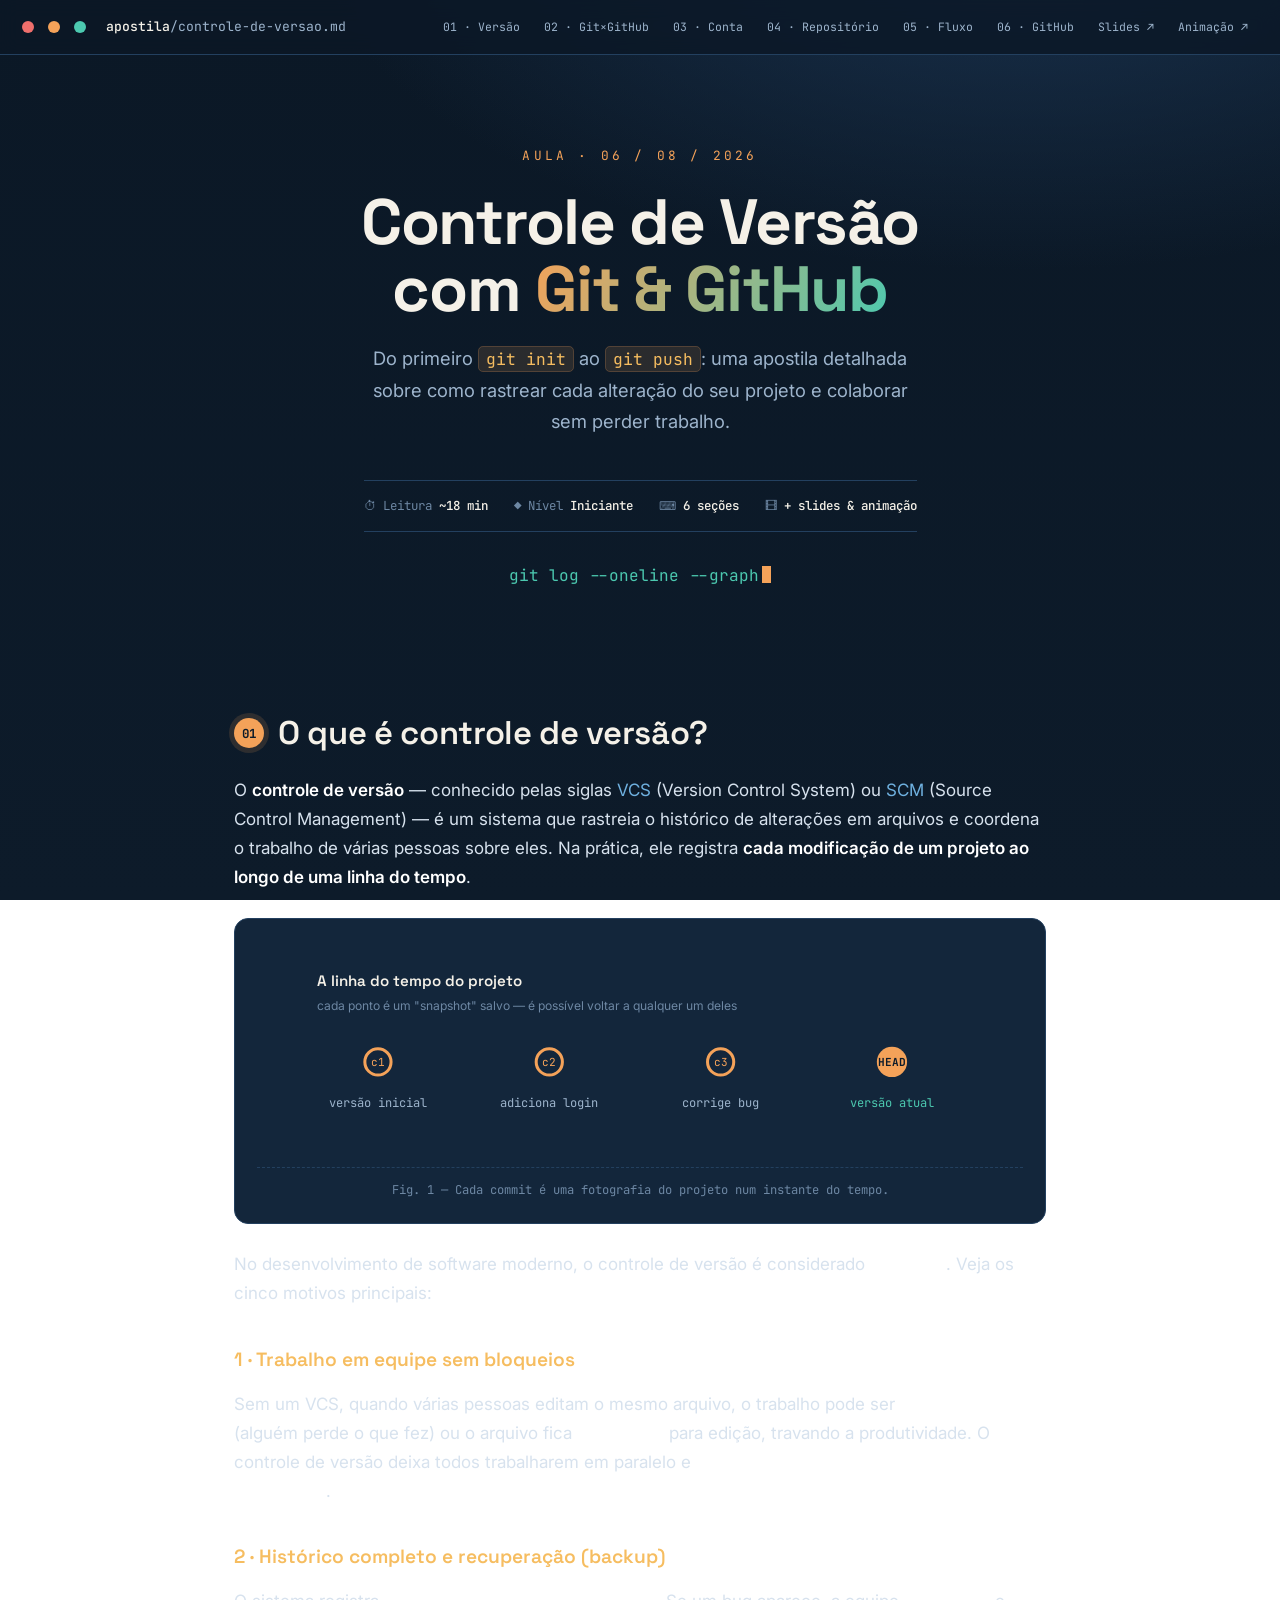
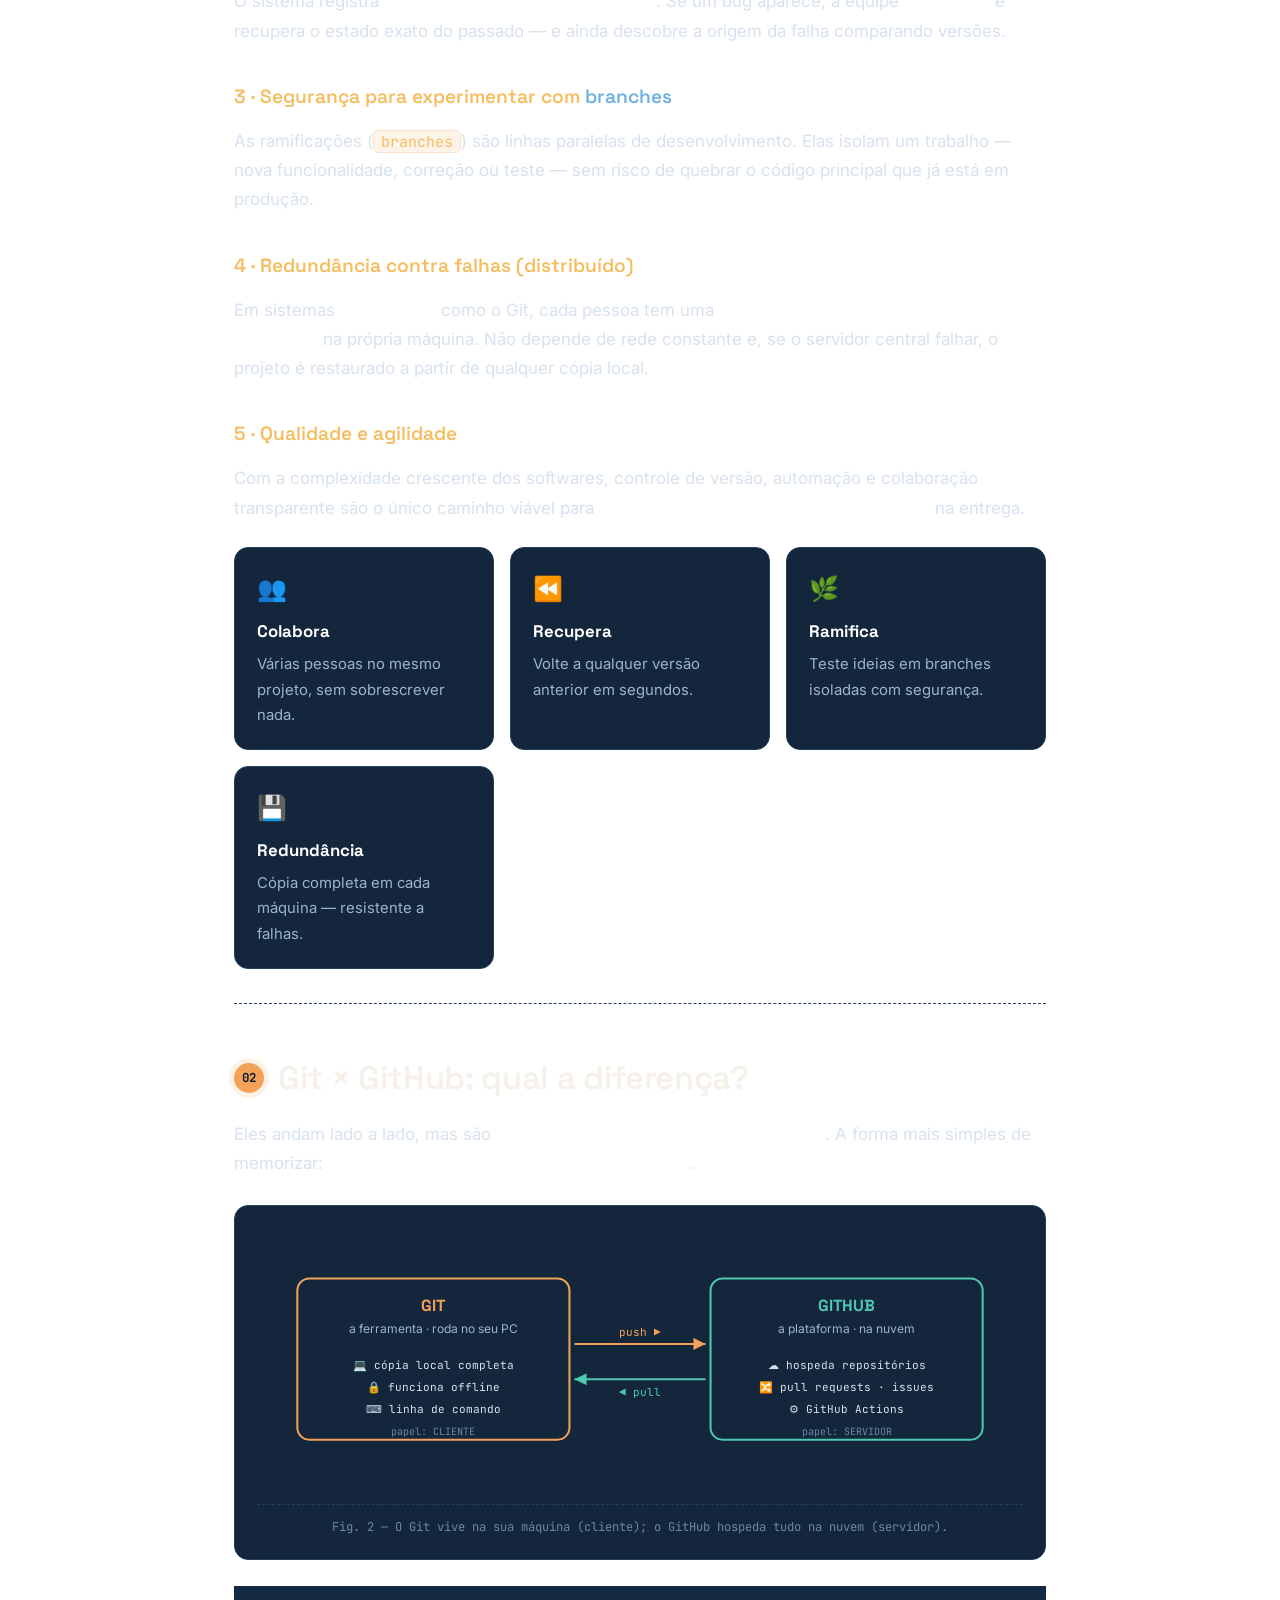
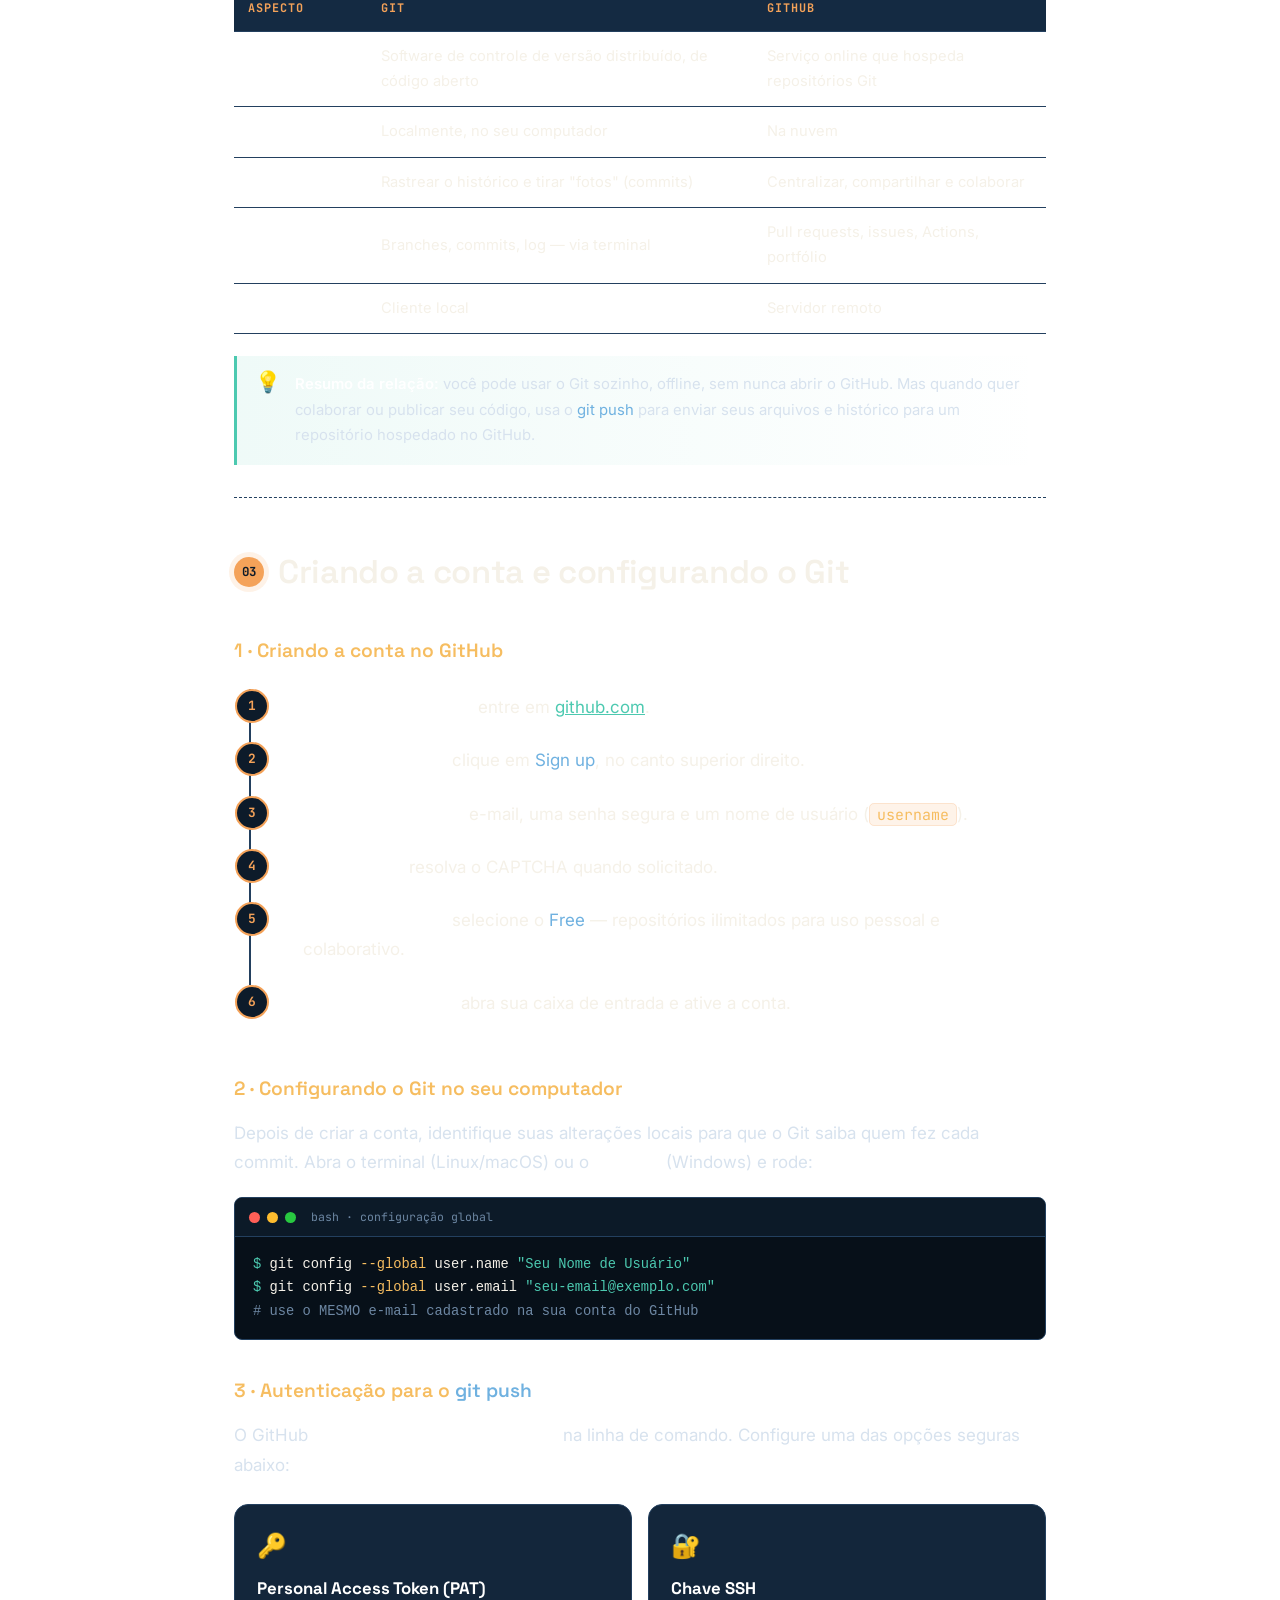
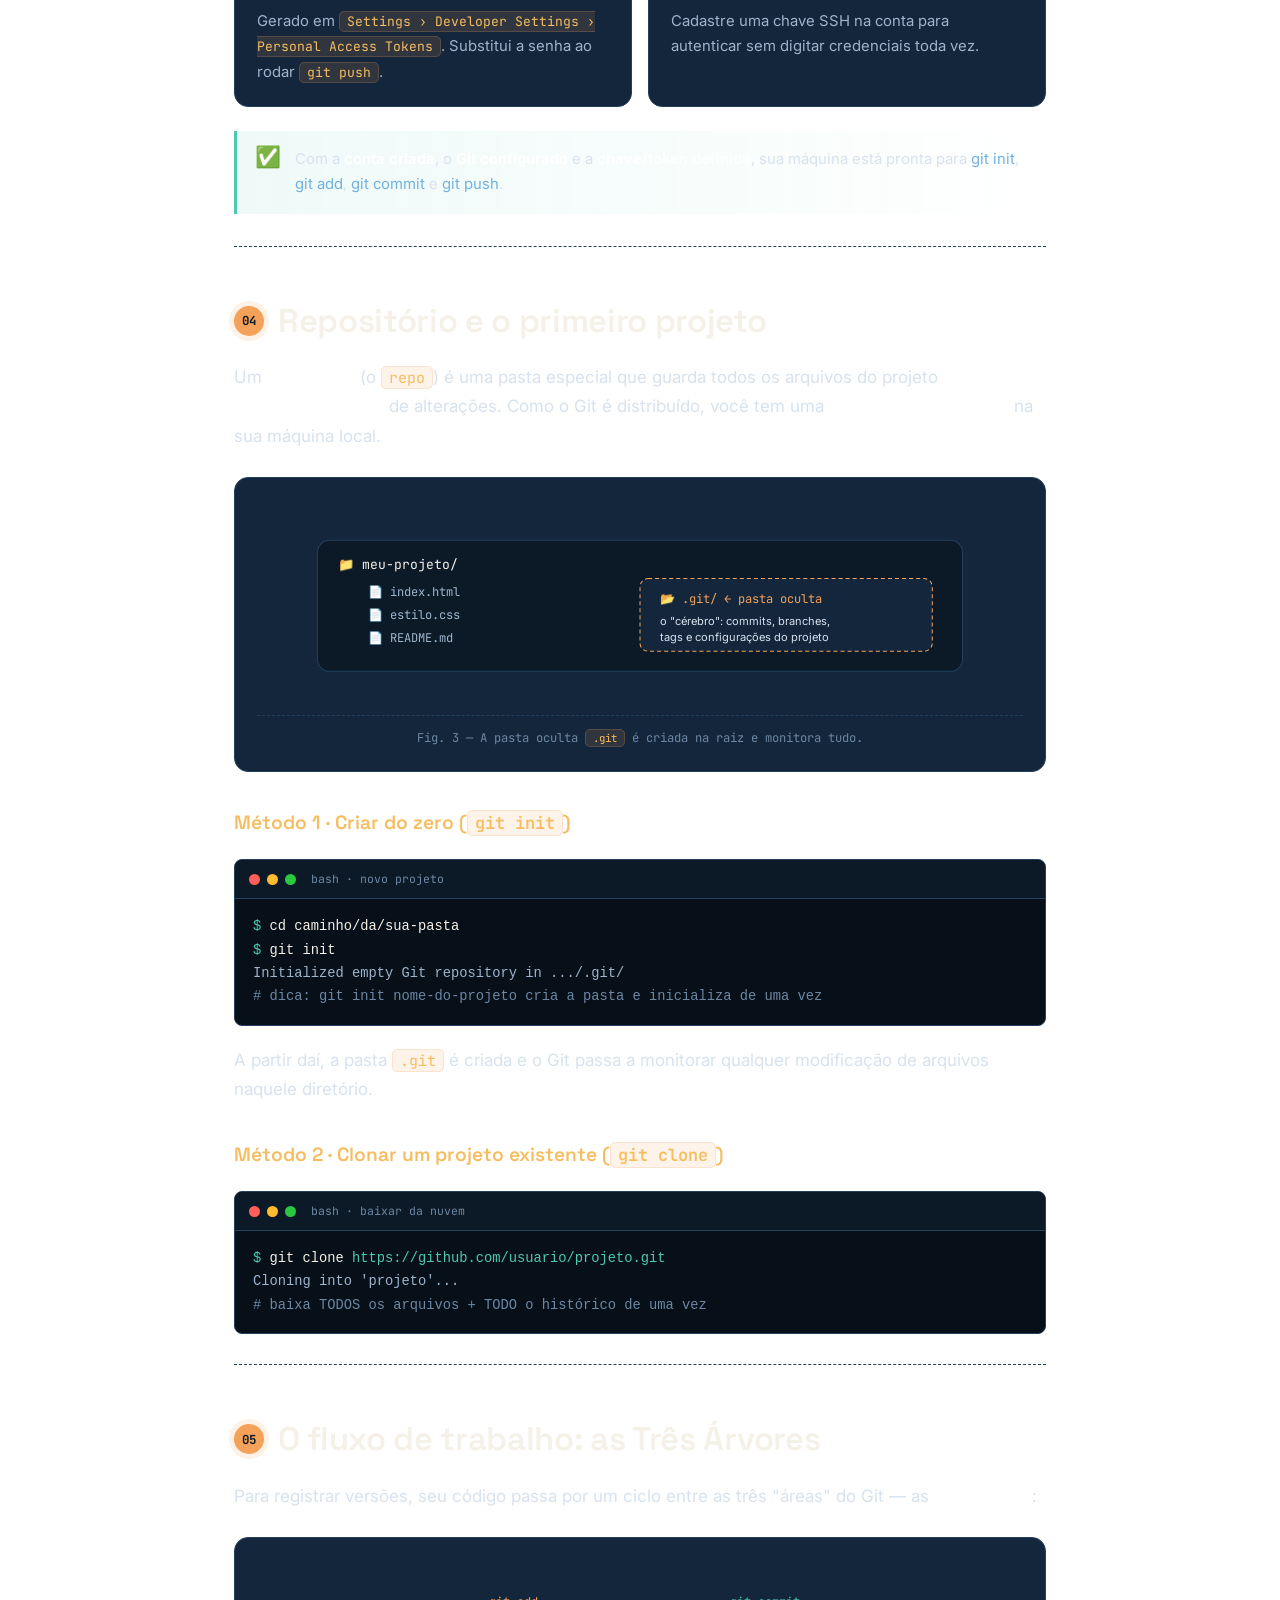
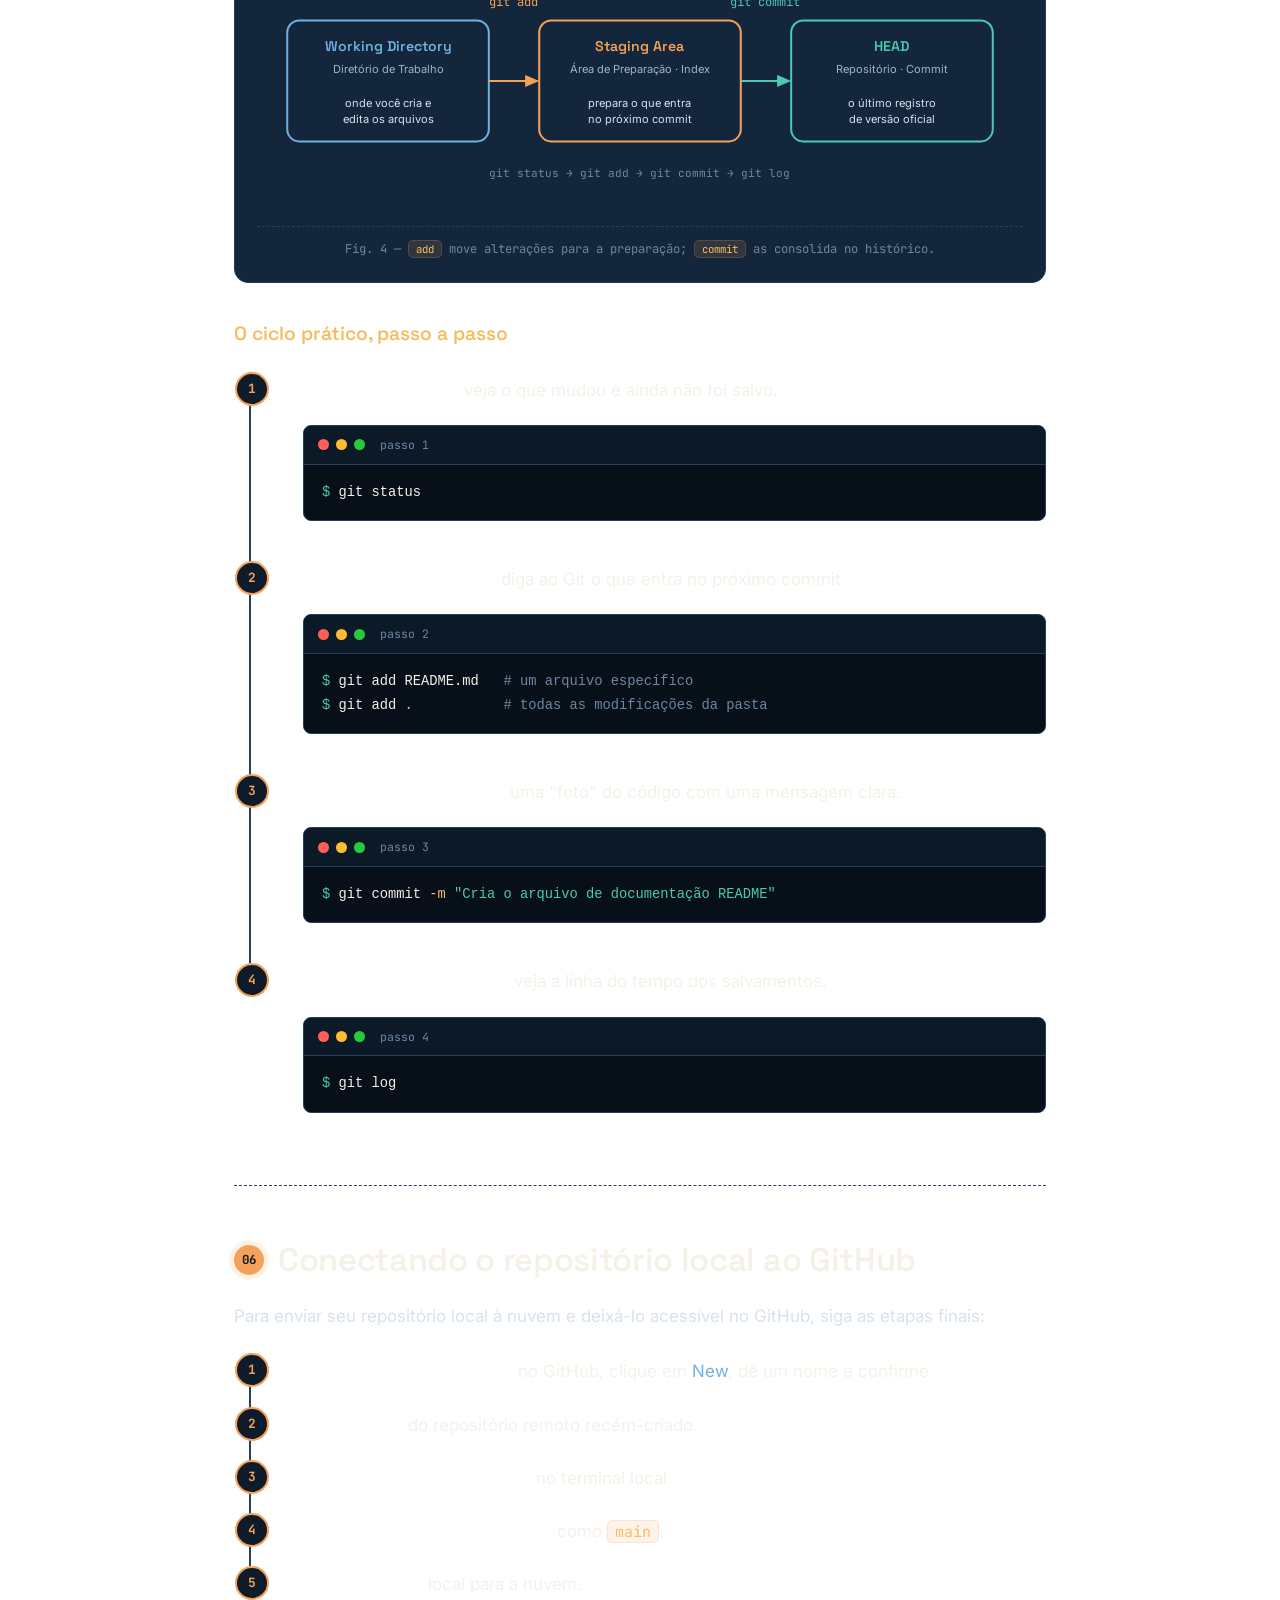
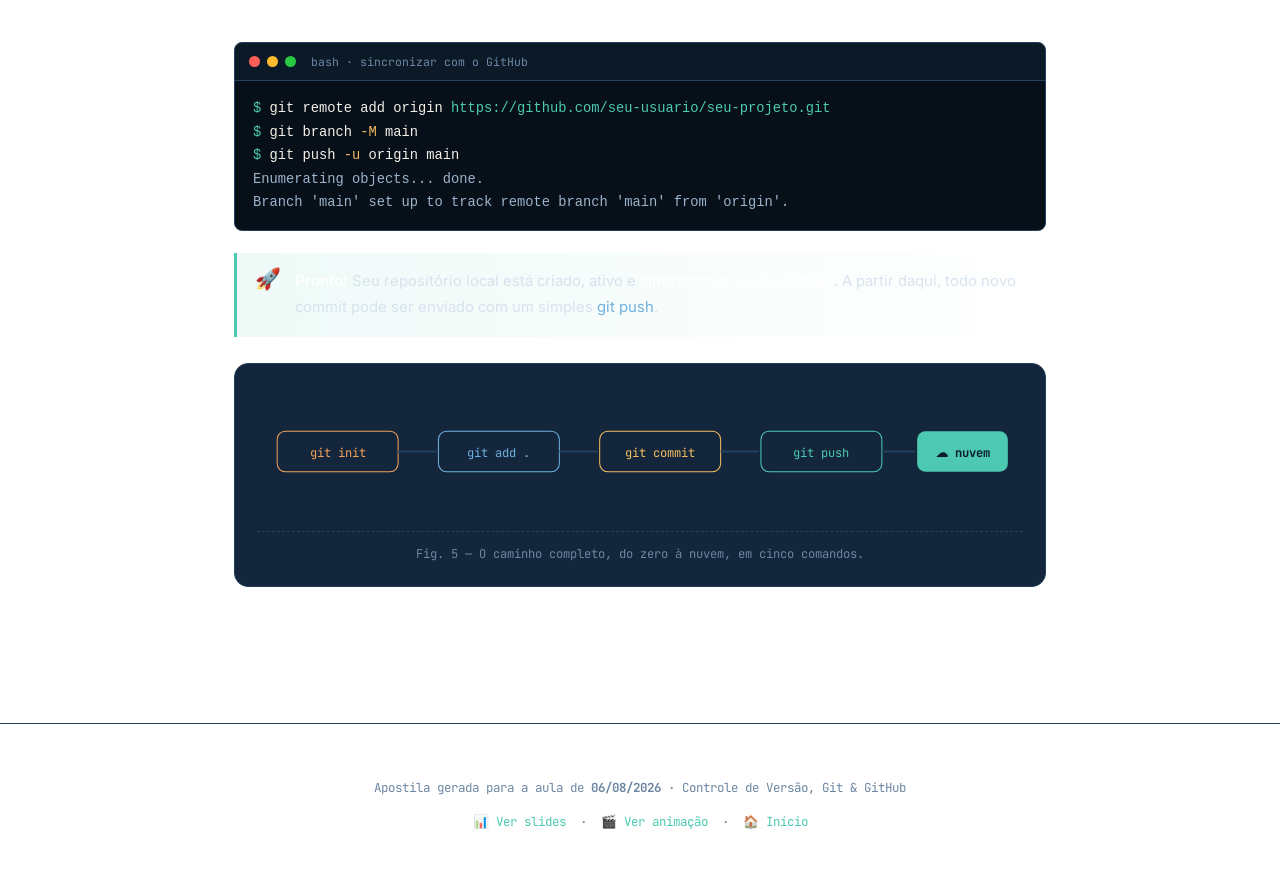
<file: apostila-git/apostila-git/index.html>
<!DOCTYPE html>
<html lang="pt-BR">
<head>
<meta charset="UTF-8">
<meta name="viewport" content="width=device-width, initial-scale=1.0">
<title>Apostila — Controle de Versão, Git & GitHub</title>
<meta name="description" content="Apostila detalhada sobre controle de versão, diferenças entre Git e GitHub, criação de conta, repositórios e o fluxo de trabalho das Três Árvores.">
<link rel="stylesheet" href="css/estilo.css">
</head>
<body>

<div id="progresso"></div>

<header class="topbar">
  <span class="dot r"></span><span class="dot y"></span><span class="dot g"></span>
  <span class="titulo"><b>apostila</b>/controle-de-versao.md</span>
  <nav>
    <a href="#intro">01 · Versão</a>
    <a href="#gitgithub">02 · Git×GitHub</a>
    <a href="#conta">03 · Conta</a>
    <a href="#repo">04 · Repositório</a>
    <a href="#fluxo">05 · Fluxo</a>
    <a href="#nuvem">06 · GitHub</a>
    <a href="slides.html">Slides ↗</a>
    <a href="animacao.html">Animação ↗</a>
  </nav>
</header>

<!-- ===================== HERO ===================== -->
<section class="hero">
  <div class="eyebrow">Aula · 06 / 08 / 2026</div>
  <h1>Controle de Versão<br>com <span class="grad">Git &amp; GitHub</span></h1>
  <p class="sub">Do primeiro <span class="kw">git init</span> ao <span class="kw">git push</span>: uma apostila
     detalhada sobre como rastrear cada alteração do seu projeto e colaborar sem perder trabalho.</p>
  <div class="meta">
    <span>⏱ Leitura <b>~18 min</b></span>
    <span>◆ Nível <b>Iniciante</b></span>
    <span>⌨ <b>6 seções</b></span>
    <span>🎞 <b>+ slides &amp; animação</b></span>
  </div>
  <div class="prompt">git log --oneline --graph<span class="cursor"></span></div>
</section>

<main class="wrap">

  <!-- ============ 01 · CONTROLE DE VERSÃO ============ -->
  <section class="secao reveal" id="intro">
    <div class="marco"><span class="n">01</span><h2>O que é controle de versão?</h2></div>
    <p>O <strong>controle de versão</strong> — conhecido pelas siglas <em>VCS</em> (Version Control System)
       ou <em>SCM</em> (Source Control Management) — é um sistema que rastreia o histórico de alterações em
       arquivos e coordena o trabalho de várias pessoas sobre eles. Na prática, ele registra
       <strong>cada modificação de um projeto ao longo de uma linha do tempo</strong>.</p>

    <figure class="fig">
      <svg viewBox="0 0 760 210" xmlns="http://www.w3.org/2000/svg" role="img" aria-label="Linha do tempo de commits">
        <defs>
          <linearGradient id="railg" x1="0" x2="1">
            <stop offset="0" stop-color="#f4a259"/><stop offset="1" stop-color="#4cc9b0"/>
          </linearGradient>
        </defs>
        <line x1="60" y1="120" x2="700" y2="120" stroke="url(#railg)" stroke-width="4"/>
        <!-- commits -->
        <g font-family="'JetBrains Mono',monospace" font-size="12" fill="#9db4cc" text-anchor="middle">
          <circle cx="120" cy="120" r="13" fill="#13263b" stroke="#f4a259" stroke-width="3"/>
          <text x="120" y="124" fill="#f4a259" font-size="11">c1</text>
          <text x="120" y="165">versão inicial</text>
          <circle cx="290" cy="120" r="13" fill="#13263b" stroke="#f4a259" stroke-width="3"/>
          <text x="290" y="124" fill="#f4a259" font-size="11">c2</text>
          <text x="290" y="165">adiciona login</text>
          <circle cx="460" cy="120" r="13" fill="#13263b" stroke="#f4a259" stroke-width="3"/>
          <text x="460" y="124" fill="#f4a259" font-size="11">c3</text>
          <text x="460" y="165">corrige bug</text>
          <circle cx="630" cy="120" r="15" fill="#f4a259"/>
          <text x="630" y="124" fill="#0d1b2a" font-size="11" font-weight="700">HEAD</text>
          <text x="630" y="165" fill="#4cc9b0">versão atual</text>
        </g>
        <text x="60" y="45" font-family="'Space Grotesk',sans-serif" font-size="15" fill="#f5f1e8" font-weight="600">A linha do tempo do projeto</text>
        <text x="60" y="68" font-family="Inter,sans-serif" font-size="12" fill="#6d87a3">cada ponto é um "snapshot" salvo — é possível voltar a qualquer um deles</text>
      </svg>
      <figcaption>Fig. 1 — Cada commit é uma fotografia do projeto num instante do tempo.</figcaption>
    </figure>

    <p>No desenvolvimento de software moderno, o controle de versão é considerado <strong>essencial</strong>.
       Veja os cinco motivos principais:</p>

    <h3>1 · Trabalho em equipe sem bloqueios</h3>
    <p>Sem um VCS, quando várias pessoas editam o mesmo arquivo, o trabalho pode ser
       <strong>sobrescrito</strong> (alguém perde o que fez) ou o arquivo fica <strong>bloqueado</strong>
       para edição, travando a produtividade. O controle de versão deixa todos trabalharem em paralelo e
       <strong>combina as alterações de forma organizada</strong>.</p>

    <h3>2 · Histórico completo e recuperação (backup)</h3>
    <p>O sistema registra <strong>o que mudou, quando e por quem</strong>. Se um bug aparece, a equipe
       <strong>volta atrás</strong> e recupera o estado exato do passado — e ainda descobre a origem da falha
       comparando versões.</p>

    <h3>3 · Segurança para experimentar com <em>branches</em></h3>
    <p>As ramificações (<span class="kw">branches</span>) são linhas paralelas de desenvolvimento. Elas
       isolam um trabalho — nova funcionalidade, correção ou teste — sem risco de quebrar o código principal
       que já está em produção.</p>

    <h3>4 · Redundância contra falhas (distribuído)</h3>
    <p>Em sistemas <strong>distribuídos</strong> como o Git, cada pessoa tem uma <strong>cópia completa do
       repositório com todo o histórico</strong> na própria máquina. Não depende de rede constante e, se o
       servidor central falhar, o projeto é restaurado a partir de qualquer cópia local.</p>

    <h3>5 · Qualidade e agilidade</h3>
    <p>Com a complexidade crescente dos softwares, controle de versão, automação e colaboração transparente
       são o único caminho viável para <strong>garantir qualidade, agilidade e eficiência</strong> na entrega.</p>

    <div class="grid c2">
      <div class="card"><span class="ico">👥</span><h4>Colabora</h4><p>Várias pessoas no mesmo projeto, sem sobrescrever nada.</p></div>
      <div class="card"><span class="ico">⏪</span><h4>Recupera</h4><p>Volte a qualquer versão anterior em segundos.</p></div>
      <div class="card"><span class="ico">🌿</span><h4>Ramifica</h4><p>Teste ideias em branches isoladas com segurança.</p></div>
      <div class="card"><span class="ico">💾</span><h4>Redundância</h4><p>Cópia completa em cada máquina — resistente a falhas.</p></div>
    </div>
  </section>

  <!-- ============ 02 · GIT × GITHUB ============ -->
  <section class="secao reveal" id="gitgithub">
    <div class="marco"><span class="n">02</span><h2>Git &times; GitHub: qual a diferença?</h2></div>
    <p>Eles andam lado a lado, mas são <strong>ferramentas distintas e complementares</strong>. A forma mais
       simples de memorizar: <strong>o Git é a ferramenta; o GitHub é a plataforma</strong>.</p>

    <figure class="fig">
      <svg viewBox="0 0 760 260" xmlns="http://www.w3.org/2000/svg" role="img" aria-label="Git como cliente local e GitHub como servidor remoto">
        <!-- máquina local -->
        <rect x="40" y="50" width="270" height="160" rx="12" fill="#13263b" stroke="#f4a259" stroke-width="2"/>
        <text x="175" y="82" text-anchor="middle" font-family="'Space Grotesk',sans-serif" font-size="16" fill="#f4a259" font-weight="700">GIT</text>
        <text x="175" y="104" text-anchor="middle" font-family="Inter,sans-serif" font-size="12" fill="#9db4cc">a ferramenta · roda no seu PC</text>
        <g font-family="'JetBrains Mono',monospace" font-size="11" fill="#d7e2ee" text-anchor="middle">
          <text x="175" y="140">💻 cópia local completa</text>
          <text x="175" y="162">🔒 funciona offline</text>
          <text x="175" y="184">⌨ linha de comando</text>
        </g>
        <text x="175" y="205" text-anchor="middle" font-size="10" font-family="'JetBrains Mono',monospace" fill="#6d87a3">papel: CLIENTE</text>

        <!-- servidor remoto -->
        <rect x="450" y="50" width="270" height="160" rx="12" fill="#13263b" stroke="#4cc9b0" stroke-width="2"/>
        <text x="585" y="82" text-anchor="middle" font-family="'Space Grotesk',sans-serif" font-size="16" fill="#4cc9b0" font-weight="700">GITHUB</text>
        <text x="585" y="104" text-anchor="middle" font-family="Inter,sans-serif" font-size="12" fill="#9db4cc">a plataforma · na nuvem</text>
        <g font-family="'JetBrains Mono',monospace" font-size="11" fill="#d7e2ee" text-anchor="middle">
          <text x="585" y="140">☁ hospeda repositórios</text>
          <text x="585" y="162">🔀 pull requests · issues</text>
          <text x="585" y="184">⚙ GitHub Actions</text>
        </g>
        <text x="585" y="205" text-anchor="middle" font-size="10" font-family="'JetBrains Mono',monospace" fill="#6d87a3">papel: SERVIDOR</text>

        <!-- setas push/pull -->
        <g font-family="'JetBrains Mono',monospace" font-size="11">
          <line x1="315" y1="115" x2="445" y2="115" stroke="#f4a259" stroke-width="2" marker-end="url(#ar)"/>
          <text x="380" y="107" text-anchor="middle" fill="#f4a259">push ▶</text>
          <line x1="445" y1="150" x2="315" y2="150" stroke="#4cc9b0" stroke-width="2" marker-end="url(#ar2)"/>
          <text x="380" y="167" text-anchor="middle" fill="#4cc9b0">◀ pull</text>
        </g>
        <defs>
          <marker id="ar" markerWidth="8" markerHeight="8" refX="6" refY="3" orient="auto"><path d="M0,0 L6,3 L0,6 Z" fill="#f4a259"/></marker>
          <marker id="ar2" markerWidth="8" markerHeight="8" refX="6" refY="3" orient="auto"><path d="M0,0 L6,3 L0,6 Z" fill="#4cc9b0"/></marker>
        </defs>
      </svg>
      <figcaption>Fig. 2 — O Git vive na sua máquina (cliente); o GitHub hospeda tudo na nuvem (servidor).</figcaption>
    </figure>

    <table class="tabela">
      <thead><tr><th>Aspecto</th><th>Git</th><th>GitHub</th></tr></thead>
      <tbody>
        <tr><td>O que é</td><td>Software de controle de versão distribuído, de código aberto</td><td>Serviço online que hospeda repositórios Git</td></tr>
        <tr><td>Onde roda</td><td>Localmente, no seu computador</td><td>Na nuvem</td></tr>
        <tr><td>Função</td><td>Rastrear o histórico e tirar "fotos" (commits)</td><td>Centralizar, compartilhar e colaborar</td></tr>
        <tr><td>Recursos extras</td><td>Branches, commits, log — via terminal</td><td>Pull requests, issues, Actions, portfólio</td></tr>
        <tr><td>Papel</td><td>Cliente local</td><td>Servidor remoto</td></tr>
      </tbody>
    </table>

    <div class="nota">
      <span class="b">💡</span>
      <p><strong>Resumo da relação:</strong> você pode usar o Git sozinho, offline, sem nunca abrir o GitHub.
         Mas quando quer colaborar ou publicar seu código, usa o <em>git push</em> para enviar seus arquivos e
         histórico para um repositório hospedado no GitHub.</p>
    </div>
  </section>

  <!-- ============ 03 · CONTA E CONFIGURAÇÃO ============ -->
  <section class="secao reveal" id="conta">
    <div class="marco"><span class="n">03</span><h2>Criando a conta e configurando o Git</h2></div>

    <h3>1 · Criando a conta no GitHub</h3>
    <ol class="passos">
      <li><b>Acesse o site oficial:</b> entre em <a href="https://github.com" target="_blank" rel="noopener">github.com</a>.</li>
      <li><b>Inicie a inscrição:</b> clique em <em>Sign up</em>, no canto superior direito.</li>
      <li><b>Preencha os dados:</b> e-mail, uma senha segura e um nome de usuário (<span class="kw">username</span>).</li>
      <li><b>Verificação:</b> resolva o CAPTCHA quando solicitado.</li>
      <li><b>Escolha do plano:</b> selecione o <em>Free</em> — repositórios ilimitados para uso pessoal e colaborativo.</li>
      <li><b>Confirme o e-mail:</b> abra sua caixa de entrada e ative a conta.</li>
    </ol>

    <h3>2 · Configurando o Git no seu computador</h3>
    <p>Depois de criar a conta, identifique suas alterações locais para que o Git saiba quem fez cada commit.
       Abra o terminal (Linux/macOS) ou o <strong>Git Bash</strong> (Windows) e rode:</p>

    <div class="term">
      <div class="bar"><i class="r"></i><i class="y"></i><i class="g"></i><span>bash · configuração global</span></div>
<pre><span class="cmd">git config <span class="fl">--global</span> user.name <span class="hl">"Seu Nome de Usuário"</span></span>
<span class="cmd">git config <span class="fl">--global</span> user.email <span class="hl">"seu-email@exemplo.com"</span></span>
<span class="cm"># use o MESMO e-mail cadastrado na sua conta do GitHub</span></pre>
    </div>

    <h3>3 · Autenticação para o <em>git push</em></h3>
    <p>O GitHub <strong>não aceita senhas tradicionais</strong> na linha de comando. Configure uma das opções
       seguras abaixo:</p>
    <div class="grid c2">
      <div class="card"><span class="ico">🔑</span><h4>Personal Access Token (PAT)</h4>
        <p>Gerado em <span class="kw">Settings › Developer Settings › Personal Access Tokens</span>. Substitui a senha ao rodar <span class="kw">git push</span>.</p></div>
      <div class="card"><span class="ico">🔐</span><h4>Chave SSH</h4>
        <p>Cadastre uma chave SSH na conta para autenticar sem digitar credenciais toda vez.</p></div>
    </div>

    <div class="nota">
      <span class="b">✅</span>
      <p>Com a <strong>conta criada</strong>, o <strong>Git configurado</strong> e a <strong>chave/token
         definida</strong>, sua máquina está pronta para <em>git init</em>, <em>git add</em>,
         <em>git commit</em> e <em>git push</em>.</p>
    </div>
  </section>

  <!-- ============ 04 · REPOSITÓRIO ============ -->
  <section class="secao reveal" id="repo">
    <div class="marco"><span class="n">04</span><h2>Repositório e o primeiro projeto</h2></div>
    <p>Um <strong>repositório</strong> (o <span class="kw">repo</span>) é uma pasta especial que guarda todos
       os arquivos do projeto <strong>mais o histórico completo</strong> de alterações. Como o Git é
       distribuído, você tem uma <strong>cópia idêntica de tudo</strong> na sua máquina local.</p>

    <figure class="fig">
      <svg viewBox="0 0 760 200" xmlns="http://www.w3.org/2000/svg" role="img" aria-label="Estrutura de um repositório com a pasta .git">
        <rect x="60" y="40" width="640" height="130" rx="12" fill="#0c1a28" stroke="#23405f"/>
        <text x="80" y="68" font-family="'JetBrains Mono',monospace" font-size="13" fill="#f5f1e8">📁 meu-projeto/</text>
        <g font-family="'JetBrains Mono',monospace" font-size="12" fill="#9db4cc">
          <text x="110" y="95">📄 index.html</text>
          <text x="110" y="118">📄 estilo.css</text>
          <text x="110" y="141">📄 README.md</text>
        </g>
        <rect x="380" y="78" width="290" height="72" rx="8" fill="#13263b" stroke="#f4a259" stroke-dasharray="4 3"/>
        <text x="400" y="102" font-family="'JetBrains Mono',monospace" font-size="12" fill="#f4a259">📂 .git/  ← pasta oculta</text>
        <text x="400" y="124" font-family="Inter,sans-serif" font-size="11" fill="#d7e2ee">o "cérebro": commits, branches,</text>
        <text x="400" y="140" font-family="Inter,sans-serif" font-size="11" fill="#d7e2ee">tags e configurações do projeto</text>
      </svg>
      <figcaption>Fig. 3 — A pasta oculta <span class="kw">.git</span> é criada na raiz e monitora tudo.</figcaption>
    </figure>

    <h3>Método 1 · Criar do zero (<span class="kw">git init</span>)</h3>
    <div class="term">
      <div class="bar"><i class="r"></i><i class="y"></i><i class="g"></i><span>bash · novo projeto</span></div>
<pre><span class="cmd">cd caminho/da/sua-pasta</span>
<span class="cmd">git init</span>
<span class="out">Initialized empty Git repository in .../.git/</span>
<span class="cm"># dica: git init nome-do-projeto cria a pasta e inicializa de uma vez</span></pre>
    </div>
    <p>A partir daí, a pasta <span class="kw">.git</span> é criada e o Git passa a monitorar qualquer
       modificação de arquivos naquele diretório.</p>

    <h3>Método 2 · Clonar um projeto existente (<span class="kw">git clone</span>)</h3>
    <div class="term">
      <div class="bar"><i class="r"></i><i class="y"></i><i class="g"></i><span>bash · baixar da nuvem</span></div>
<pre><span class="cmd">git clone <span class="hl">https://github.com/usuario/projeto.git</span></span>
<span class="out">Cloning into 'projeto'...</span>
<span class="cm"># baixa TODOS os arquivos + TODO o histórico de uma vez</span></pre>
    </div>
  </section>

  <!-- ============ 05 · FLUXO / TRÊS ÁRVORES ============ -->
  <section class="secao reveal" id="fluxo">
    <div class="marco"><span class="n">05</span><h2>O fluxo de trabalho: as Três Árvores</h2></div>
    <p>Para registrar versões, seu código passa por um ciclo entre as três "áreas" do Git — as
       <strong>Three Trees</strong>:</p>

    <figure class="fig">
      <svg viewBox="0 0 760 250" xmlns="http://www.w3.org/2000/svg" role="img" aria-label="As três árvores do Git">
        <!-- três caixas -->
        <g>
          <rect x="30" y="60" width="200" height="120" rx="12" fill="#13263b" stroke="#6fb1e0" stroke-width="2"/>
          <text x="130" y="90" text-anchor="middle" font-family="'Space Grotesk',sans-serif" font-size="14" fill="#6fb1e0" font-weight="600">Working Directory</text>
          <text x="130" y="112" text-anchor="middle" font-family="Inter,sans-serif" font-size="11" fill="#9db4cc">Diretório de Trabalho</text>
          <text x="130" y="146" text-anchor="middle" font-family="Inter,sans-serif" font-size="11" fill="#d7e2ee">onde você cria e</text>
          <text x="130" y="162" text-anchor="middle" font-family="Inter,sans-serif" font-size="11" fill="#d7e2ee">edita os arquivos</text>

          <rect x="280" y="60" width="200" height="120" rx="12" fill="#13263b" stroke="#f4a259" stroke-width="2"/>
          <text x="380" y="90" text-anchor="middle" font-family="'Space Grotesk',sans-serif" font-size="14" fill="#f4a259" font-weight="600">Staging Area</text>
          <text x="380" y="112" text-anchor="middle" font-family="Inter,sans-serif" font-size="11" fill="#9db4cc">Área de Preparação · Index</text>
          <text x="380" y="146" text-anchor="middle" font-family="Inter,sans-serif" font-size="11" fill="#d7e2ee">prepara o que entra</text>
          <text x="380" y="162" text-anchor="middle" font-family="Inter,sans-serif" font-size="11" fill="#d7e2ee">no próximo commit</text>

          <rect x="530" y="60" width="200" height="120" rx="12" fill="#13263b" stroke="#4cc9b0" stroke-width="2"/>
          <text x="630" y="90" text-anchor="middle" font-family="'Space Grotesk',sans-serif" font-size="14" fill="#4cc9b0" font-weight="600">HEAD</text>
          <text x="630" y="112" text-anchor="middle" font-family="Inter,sans-serif" font-size="11" fill="#9db4cc">Repositório · Commit</text>
          <text x="630" y="146" text-anchor="middle" font-family="Inter,sans-serif" font-size="11" fill="#d7e2ee">o último registro</text>
          <text x="630" y="162" text-anchor="middle" font-family="Inter,sans-serif" font-size="11" fill="#d7e2ee">de versão oficial</text>
        </g>
        <!-- setas com comandos -->
        <g font-family="'JetBrains Mono',monospace" font-size="12">
          <line x1="230" y1="120" x2="278" y2="120" stroke="#f4a259" stroke-width="2" marker-end="url(#a3)"/>
          <text x="254" y="46" text-anchor="middle" fill="#f4a259">git add</text>
          <line x1="480" y1="120" x2="528" y2="120" stroke="#4cc9b0" stroke-width="2" marker-end="url(#a4)"/>
          <text x="504" y="46" text-anchor="middle" fill="#4cc9b0">git commit</text>
        </g>
        <text x="380" y="215" text-anchor="middle" font-family="'JetBrains Mono',monospace" font-size="11" fill="#6d87a3">git status → git add → git commit → git log</text>
        <defs>
          <marker id="a3" markerWidth="9" markerHeight="9" refX="6" refY="3" orient="auto"><path d="M0,0 L7,3 L0,6 Z" fill="#f4a259"/></marker>
          <marker id="a4" markerWidth="9" markerHeight="9" refX="6" refY="3" orient="auto"><path d="M0,0 L7,3 L0,6 Z" fill="#4cc9b0"/></marker>
        </defs>
      </svg>
      <figcaption>Fig. 4 — <span class="kw">add</span> move alterações para a preparação; <span class="kw">commit</span> as consolida no histórico.</figcaption>
    </figure>

    <h3>O ciclo prático, passo a passo</h3>
    <ol class="passos">
      <li><b>Verifique o estado:</b> veja o que mudou e ainda não foi salvo.
        <div class="term"><div class="bar"><i class="r"></i><i class="y"></i><i class="g"></i><span>passo 1</span></div>
<pre><span class="cmd">git status</span></pre></div></li>
      <li><b>Adicione à preparação:</b> diga ao Git o que entra no próximo commit.
        <div class="term"><div class="bar"><i class="r"></i><i class="y"></i><i class="g"></i><span>passo 2</span></div>
<pre><span class="cmd">git add README.md</span>   <span class="cm"># um arquivo específico</span>
<span class="cmd">git add <span class="fl">.</span></span>           <span class="cm"># todas as modificações da pasta</span></pre></div></li>
      <li><b>Salve a versão (commit):</b> uma "foto" do código com uma mensagem clara.
        <div class="term"><div class="bar"><i class="r"></i><i class="y"></i><i class="g"></i><span>passo 3</span></div>
<pre><span class="cmd">git commit <span class="fl">-m</span> <span class="hl">"Cria o arquivo de documentação README"</span></span></pre></div></li>
      <li><b>Acompanhe o progresso:</b> veja a linha do tempo dos salvamentos.
        <div class="term"><div class="bar"><i class="r"></i><i class="y"></i><i class="g"></i><span>passo 4</span></div>
<pre><span class="cmd">git log</span></pre></div></li>
    </ol>
  </section>

  <!-- ============ 06 · CONECTAR AO GITHUB ============ -->
  <section class="secao reveal" id="nuvem">
    <div class="marco"><span class="n">06</span><h2>Conectando o repositório local ao GitHub</h2></div>
    <p>Para enviar seu repositório local à nuvem e deixá-lo acessível no GitHub, siga as etapas finais:</p>

    <ol class="passos">
      <li><b>Crie o repositório remoto:</b> no GitHub, clique em <em>New</em>, dê um nome e confirme.</li>
      <li><b>Copie a URL</b> do repositório remoto recém-criado.</li>
      <li><b>Vincule os dois repositórios</b> no terminal local.</li>
      <li><b>Defina a ramificação principal</b> como <span class="kw">main</span>.</li>
      <li><b>Envie o código</b> local para a nuvem.</li>
    </ol>

    <div class="term">
      <div class="bar"><i class="r"></i><i class="y"></i><i class="g"></i><span>bash · sincronizar com o GitHub</span></div>
<pre><span class="cmd">git remote add origin <span class="hl">https://github.com/seu-usuario/seu-projeto.git</span></span>
<span class="cmd">git branch <span class="fl">-M</span> main</span>
<span class="cmd">git push <span class="fl">-u</span> origin main</span>
<span class="out">Enumerating objects... done.</span>
<span class="out">Branch 'main' set up to track remote branch 'main' from 'origin'.</span></pre>
    </div>

    <div class="nota">
      <span class="b">🚀</span>
      <p><strong>Pronto!</strong> Seu repositório local está criado, ativo e <strong>sincronizado com o
         GitHub</strong>. A partir daqui, todo novo commit pode ser enviado com um simples
         <em>git push</em>.</p>
    </div>

    <figure class="fig">
      <svg viewBox="0 0 760 130" xmlns="http://www.w3.org/2000/svg" role="img" aria-label="Comandos essenciais em sequência">
        <g font-family="'JetBrains Mono',monospace" font-size="12" text-anchor="middle">
          <rect x="20" y="45" width="120" height="40" rx="8" fill="#13263b" stroke="#f4a259"/><text x="80" y="70" fill="#f4a259">git init</text>
          <rect x="180" y="45" width="120" height="40" rx="8" fill="#13263b" stroke="#6fb1e0"/><text x="240" y="70" fill="#6fb1e0">git add .</text>
          <rect x="340" y="45" width="120" height="40" rx="8" fill="#13263b" stroke="#f6bd60"/><text x="400" y="70" fill="#f6bd60">git commit</text>
          <rect x="500" y="45" width="120" height="40" rx="8" fill="#13263b" stroke="#4cc9b0"/><text x="560" y="70" fill="#4cc9b0">git push</text>
          <rect x="655" y="45" width="90" height="40" rx="8" fill="#4cc9b0"/><text x="700" y="70" fill="#0d1b2a" font-weight="700">☁ nuvem</text>
          <g stroke="#23405f" stroke-width="2">
            <line x1="140" y1="65" x2="178" y2="65"/><line x1="300" y1="65" x2="338" y2="65"/>
            <line x1="460" y1="65" x2="498" y2="65"/><line x1="620" y1="65" x2="653" y2="65"/>
          </g>
        </g>
      </svg>
      <figcaption>Fig. 5 — O caminho completo, do zero à nuvem, em cinco comandos.</figcaption>
    </figure>
  </section>

</main>

<button id="topo" aria-label="Voltar ao topo">↑</button>

<footer>
  <p>Apostila gerada para a aula de <b>06/08/2026</b> · Controle de Versão, Git &amp; GitHub</p>
  <p><a href="slides.html">📊 Ver slides</a> &nbsp;·&nbsp; <a href="animacao.html">🎬 Ver animação</a> &nbsp;·&nbsp; <a href="index.html">🏠 Início</a></p>
</footer>

<script src="js/script.js"></script>
</body>
</html>
</file>
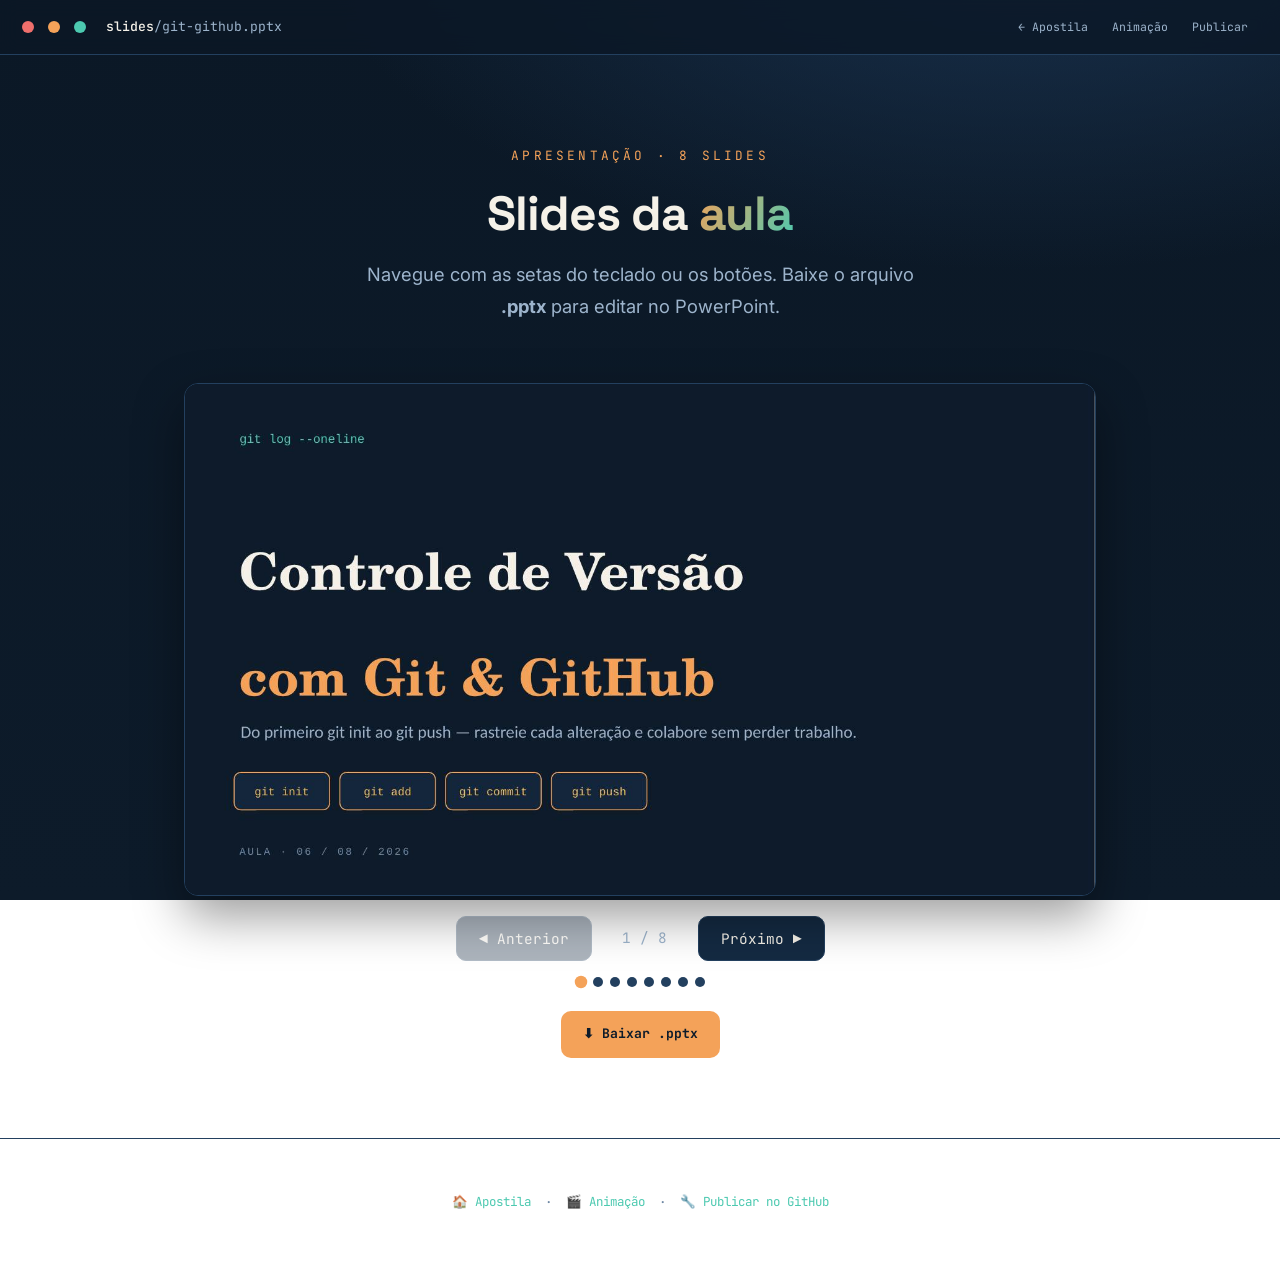
<file: apostila-git/apostila-git/slides.html>
<!DOCTYPE html>
<html lang="pt-BR">
<head>
<meta charset="UTF-8">
<meta name="viewport" content="width=device-width, initial-scale=1.0">
<title>Slides — Controle de Versão, Git & GitHub</title>
<link rel="stylesheet" href="css/estilo.css">
<style>
  .deck { max-width: 960px; margin: 0 auto; padding: 20px 24px 80px; }
  .viewer {
    position: relative; background: #071019; border: 1px solid var(--line);
    border-radius: 14px; overflow: hidden; box-shadow: 0 20px 50px rgba(0,0,0,.4);
  }
  .viewer img { display: block; width: 100%; height: auto; }
  .nav-row { display: flex; align-items: center; justify-content: center; gap: 16px; margin-top: 20px; }
  .nav-btn {
    font-family: 'JetBrains Mono', monospace; font-size: .9rem; cursor: pointer;
    background: var(--panel); color: var(--paper); border: 1px solid var(--line);
    border-radius: 10px; padding: 12px 22px; transition: .2s;
  }
  .nav-btn:hover:not(:disabled) { border-color: var(--amber); color: var(--amber); }
  .nav-btn:disabled { opacity: .35; cursor: default; }
  .contador { font-family: 'JetBrains Mono', monospace; color: var(--muted); font-size: .9rem; min-width: 74px; text-align: center; }
  .dots { display: flex; gap: 7px; justify-content: center; margin-top: 16px; flex-wrap: wrap; }
  .dots i { width: 10px; height: 10px; border-radius: 50%; background: var(--line); cursor: pointer; transition: .2s; }
  .dots i.cur { background: var(--amber); transform: scale(1.25); }
  .baixar {
    display: inline-flex; align-items: center; gap: 8px; margin-top: 24px;
    font-family: 'JetBrains Mono', monospace; font-size: .82rem; text-decoration: none;
    background: var(--amber); color: var(--ink); font-weight: 700;
    padding: 12px 22px; border-radius: 10px; transition: .2s;
  }
  .baixar:hover { background: var(--amber-2); transform: translateY(-2px); }
</style>
</head>
<body>

<header class="topbar">
  <span class="dot r"></span><span class="dot y"></span><span class="dot g"></span>
  <span class="titulo"><b>slides</b>/git-github.pptx</span>
  <nav>
    <a href="index.html">← Apostila</a>
    <a href="animacao.html">Animação</a>
    <a href="git.html">Publicar</a>
  </nav>
</header>

<section class="hero" style="padding-bottom:6px">
  <div class="eyebrow">Apresentação · 8 slides</div>
  <h1 style="font-size:clamp(1.9rem,5vw,3rem)">Slides da <span class="grad">aula</span></h1>
  <p class="sub">Navegue com as setas do teclado ou os botões. Baixe o arquivo <b>.pptx</b> para editar no PowerPoint.</p>
</section>

<div class="deck">
  <div class="viewer">
    <img id="slide" src="slides/slide-1.jpg" alt="Slide 1">
  </div>

  <div class="nav-row">
    <button class="nav-btn" id="prev">◀ Anterior</button>
    <span class="contador" id="cont">1 / 8</span>
    <button class="nav-btn" id="next">Próximo ▶</button>
  </div>
  <div class="dots" id="dots"></div>

  <div style="text-align:center">
    <a class="baixar" href="slides_git_github.pptx" download>⬇ Baixar .pptx</a>
  </div>
</div>

<footer>
  <p><a href="index.html">🏠 Apostila</a> &nbsp;·&nbsp; <a href="animacao.html">🎬 Animação</a> &nbsp;·&nbsp; <a href="git.html">🔧 Publicar no GitHub</a></p>
</footer>

<script>
const TOTAL = 8;
let atual = 1;
const img = document.getElementById('slide');
const cont = document.getElementById('cont');
const dots = document.getElementById('dots');
const prev = document.getElementById('prev');
const next = document.getElementById('next');

for (let i = 1; i <= TOTAL; i++) {
  const d = document.createElement('i');
  d.addEventListener('click', () => ir(i));
  dots.appendChild(d);
}

function render() {
  img.src = `slides/slide-${atual}.jpg`;
  img.alt = `Slide ${atual}`;
  cont.textContent = `${atual} / ${TOTAL}`;
  prev.disabled = atual === 1;
  next.disabled = atual === TOTAL;
  [...dots.children].forEach((d, i) => d.classList.toggle('cur', i + 1 === atual));
}
function ir(n) { atual = Math.min(TOTAL, Math.max(1, n)); render(); }

prev.addEventListener('click', () => ir(atual - 1));
next.addEventListener('click', () => ir(atual + 1));
document.addEventListener('keydown', e => {
  if (e.key === 'ArrowRight') ir(atual + 1);
  if (e.key === 'ArrowLeft') ir(atual - 1);
});
render();
</script>
</body>
</html>
</file>
<file: apostila-git/apostila-git/css/estilo.css>
/* ============================================================
   Apostila — Controle de Versão, Git e GitHub
   Identidade visual: "terminal + linha do tempo de commits"
   ============================================================ */

@import url('https://fonts.googleapis.com/css2?family=Space+Grotesk:wght@400;500;600;700&family=Inter:wght@400;500;600&family=JetBrains+Mono:wght@400;500;700&display=swap');

:root {
  --ink:        #0d1b2a;   /* fundo profundo (navy tinta) */
  --ink-2:      #13263b;   /* cartões */
  --ink-3:      #1b3a5c; /* placeholder */
  --panel:      #142a42;
  --line:       #23405f;
  --amber:      #f4a259;   /* âmbar — o "snapshot" do git */
  --amber-2:    #f6bd60;
  --teal:       #4cc9b0;   /* verde-água — sucesso / add */
  --coral:      #ef6f6c;   /* coral — atenção / conflito */
  --sky:        #6fb1e0;
  --paper:      #f5f1e8;   /* texto claro */
  --muted:      #9db4cc;
  --muted-2:    #6d87a3;
  --radius:     14px;
  --radius-sm:  8px;
  --maxw:       860px;
}

* { box-sizing: border-box; }

html { scroll-behavior: smooth; }

body {
  margin: 0;
  background:
    radial-gradient(1200px 600px at 80% -10%, #1a3350 0, transparent 60%),
    linear-gradient(180deg, #0b1826 0%, #0d1b2a 100%);
  background-attachment: fixed;
  color: var(--paper);
  font-family: 'Inter', system-ui, sans-serif;
  font-size: 17px;
  line-height: 1.72;
  -webkit-font-smoothing: antialiased;
}

/* ---------- barra de progresso de leitura ---------- */
#progresso {
  position: fixed; top: 0; left: 0; height: 3px; width: 0%;
  background: linear-gradient(90deg, var(--amber), var(--teal));
  z-index: 100; transition: width .1s linear;
}

/* ---------- cabeçalho fixo ---------- */
.topbar {
  position: sticky; top: 0; z-index: 50;
  display: flex; align-items: center; gap: 14px;
  padding: 12px 22px;
  background: rgba(11,24,38,.82);
  backdrop-filter: blur(10px);
  border-bottom: 1px solid var(--line);
}
.topbar .dot { width: 12px; height: 12px; border-radius: 50%; }
.topbar .dot.r { background: var(--coral); }
.topbar .dot.y { background: var(--amber); }
.topbar .dot.g { background: var(--teal); }
.topbar .titulo {
  font-family: 'JetBrains Mono', monospace;
  font-size: .82rem; color: var(--muted); margin-left: 6px;
}
.topbar .titulo b { color: var(--paper); font-weight: 500; }
.topbar nav { margin-left: auto; display: flex; gap: 4px; flex-wrap: wrap; }
.topbar nav a {
  font-family: 'JetBrains Mono', monospace; font-size: .72rem;
  color: var(--muted); text-decoration: none; padding: 5px 10px;
  border-radius: 6px; transition: .2s;
}
.topbar nav a:hover { background: var(--panel); color: var(--amber); }

/* ---------- HERO ---------- */
.hero {
  max-width: var(--maxw); margin: 0 auto; padding: 90px 24px 40px;
  text-align: center; position: relative;
}
.hero .eyebrow {
  font-family: 'JetBrains Mono', monospace; font-size: .8rem;
  letter-spacing: .25em; text-transform: uppercase; color: var(--amber);
  margin-bottom: 22px;
}
.hero h1 {
  font-family: 'Space Grotesk', sans-serif; font-weight: 700;
  font-size: clamp(2.3rem, 6vw, 4rem); line-height: 1.05;
  margin: 0 0 20px; letter-spacing: -.02em;
}
.hero h1 .grad {
  background: linear-gradient(120deg, var(--amber), var(--teal));
  -webkit-background-clip: text; background-clip: text; color: transparent;
}
.hero p.sub {
  font-size: 1.15rem; color: var(--muted); max-width: 560px;
  margin: 0 auto 34px;
}
.hero .meta {
  display: inline-flex; gap: 26px; flex-wrap: wrap; justify-content: center;
  font-family: 'JetBrains Mono', monospace; font-size: .78rem;
  color: var(--muted-2); border-top: 1px solid var(--line);
  border-bottom: 1px solid var(--line); padding: 14px 0; margin-top: 8px;
}
.hero .meta b { color: var(--paper); font-weight: 500; }

/* prompt piscando no hero */
.hero .prompt {
  font-family: 'JetBrains Mono', monospace; color: var(--teal);
  font-size: 1rem; margin-top: 30px;
}
.hero .prompt .cursor {
  display: inline-block; width: 9px; height: 1.05em; background: var(--amber);
  vertical-align: -2px; margin-left: 3px; animation: blink 1.1s steps(1) infinite;
}
@keyframes blink { 50% { opacity: 0; } }

/* ---------- layout de conteúdo com trilho de commits ---------- */
.wrap { max-width: var(--maxw); margin: 0 auto; padding: 30px 24px 100px; }

.secao { position: relative; padding: 46px 0 10px; scroll-margin-top: 70px; }
.secao + .secao { border-top: 1px dashed var(--line); }

.secao > .marco {
  display: flex; align-items: center; gap: 14px; margin-bottom: 8px;
}
.secao > .marco .n {
  font-family: 'JetBrains Mono', monospace; font-size: .78rem;
  color: var(--ink); background: var(--amber); font-weight: 700;
  width: 30px; height: 30px; border-radius: 50%;
  display: grid; place-items: center; flex: 0 0 auto;
  box-shadow: 0 0 0 5px rgba(244,162,89,.14);
}
.secao h2 {
  font-family: 'Space Grotesk', sans-serif; font-weight: 600;
  font-size: clamp(1.5rem, 4vw, 2.05rem); margin: 0; letter-spacing: -.01em;
}
.secao h3 {
  font-family: 'Space Grotesk', sans-serif; font-weight: 600;
  font-size: 1.2rem; margin: 34px 0 10px; color: var(--amber-2);
}
.secao p { color: #d7e2ee; margin: 14px 0; }
.secao strong { color: #fff; font-weight: 600; }
.secao em { color: var(--sky); font-style: normal; }
.secao a { color: var(--teal); }

/* destaque de termos-chave inline */
.kw {
  font-family: 'JetBrains Mono', monospace; font-size: .88em;
  background: rgba(244,162,89,.13); color: var(--amber-2);
  padding: 1px 7px; border-radius: 5px; border: 1px solid rgba(244,162,89,.2);
}

/* ---------- figura / ilustração ---------- */
figure.fig {
  margin: 26px 0; background: var(--ink-2); border: 1px solid var(--line);
  border-radius: var(--radius); padding: 22px; overflow: hidden;
}
figure.fig svg { display: block; width: 100%; height: auto; }
figure.fig figcaption {
  font-family: 'JetBrains Mono', monospace; font-size: .76rem;
  color: var(--muted-2); margin-top: 14px; text-align: center;
  border-top: 1px dashed var(--line); padding-top: 12px;
}

/* ---------- bloco de terminal / código ---------- */
.term {
  margin: 20px 0; border-radius: var(--radius-sm); overflow: hidden;
  border: 1px solid var(--line); background: #071019;
  font-family: 'JetBrains Mono', monospace; font-size: .86rem;
}
.term .bar {
  display: flex; align-items: center; gap: 7px;
  padding: 9px 14px; background: #0c1a28; border-bottom: 1px solid var(--line);
}
.term .bar i { width: 11px; height: 11px; border-radius: 50%; display: inline-block; }
.term .bar .r { background: #ff5f57; } .term .bar .y { background: #febc2e; } .term .bar .g { background: #28c840; }
.term .bar span { margin-left: 8px; color: var(--muted-2); font-size: .72rem; }
.term pre { margin: 0; padding: 16px 18px; overflow-x: auto; line-height: 1.7; }
.term .cmd { color: var(--paper); }
.term .cmd::before { content: "$ "; color: var(--teal); }
.term .out { color: var(--muted); }
.term .cm  { color: var(--muted-2); }         /* comentário */
.term .fl  { color: var(--amber-2); }          /* flag */
.term .hl  { color: var(--teal); }

/* ---------- cartões (motivos, recursos) ---------- */
.grid { display: grid; gap: 16px; margin: 24px 0; }
.grid.c2 { grid-template-columns: repeat(auto-fit, minmax(240px, 1fr)); }
.card {
  background: var(--ink-2); border: 1px solid var(--line);
  border-radius: var(--radius); padding: 20px 22px; transition: .25s;
}
.card:hover { border-color: var(--amber); transform: translateY(-3px); }
.card .ico { font-size: 1.5rem; margin-bottom: 8px; display: block; }
.card h4 {
  font-family: 'Space Grotesk', sans-serif; font-size: 1.05rem;
  margin: 0 0 6px; color: #fff;
}
.card p { font-size: .93rem; margin: 0; color: var(--muted); }

/* ---------- callout ---------- */
.nota {
  display: flex; gap: 14px; align-items: flex-start;
  background: linear-gradient(90deg, rgba(76,201,176,.09), transparent);
  border-left: 3px solid var(--teal);
  padding: 16px 18px; border-radius: 0 var(--radius-sm) var(--radius-sm) 0;
  margin: 22px 0;
}
.nota.aviso { background: linear-gradient(90deg, rgba(239,111,108,.1), transparent); border-color: var(--coral); }
.nota .b { font-size: 1.3rem; line-height: 1; flex: 0 0 auto; }
.nota p { margin: 0; font-size: .93rem; color: #d7e2ee; }

/* ---------- tabela ---------- */
.tabela { width: 100%; border-collapse: collapse; margin: 22px 0; font-size: .92rem; }
.tabela th, .tabela td { text-align: left; padding: 12px 14px; border-bottom: 1px solid var(--line); }
.tabela th {
  font-family: 'JetBrains Mono', monospace; font-size: .74rem;
  text-transform: uppercase; letter-spacing: .08em; color: var(--amber);
  background: var(--panel);
}
.tabela td:first-child { color: #fff; font-weight: 500; }
.tabela tr:hover td { background: rgba(255,255,255,.02); }

/* ---------- passos numerados ---------- */
.passos { list-style: none; counter-reset: p; padding: 0; margin: 22px 0; }
.passos li {
  counter-increment: p; position: relative; padding: 4px 0 20px 52px;
  border-left: 2px solid var(--line); margin-left: 15px;
}
.passos li::before {
  content: counter(p); position: absolute; left: -16px; top: 0;
  width: 30px; height: 30px; border-radius: 50%;
  background: var(--ink); border: 2px solid var(--amber); color: var(--amber);
  font-family: 'JetBrains Mono', monospace; font-weight: 700; font-size: .8rem;
  display: grid; place-items: center;
}
.passos li:last-child { border-left-color: transparent; }
.passos li b { color: #fff; }

/* ---------- rodapé ---------- */
footer {
  border-top: 1px solid var(--line); text-align: center;
  padding: 40px 24px; color: var(--muted-2);
  font-family: 'JetBrains Mono', monospace; font-size: .78rem;
}
footer a { color: var(--teal); text-decoration: none; }

/* botão voltar ao topo */
#topo {
  position: fixed; right: 22px; bottom: 22px; z-index: 60;
  width: 46px; height: 46px; border-radius: 50%;
  background: var(--amber); color: var(--ink); border: none;
  font-size: 1.2rem; cursor: pointer; opacity: 0; pointer-events: none;
  transition: .3s; box-shadow: 0 6px 20px rgba(0,0,0,.4);
}
#topo.show { opacity: 1; pointer-events: auto; }
#topo:hover { transform: translateY(-3px); }

/* reveal on scroll */
.reveal { opacity: 0; transform: translateY(18px); transition: .6s ease; }
.reveal.in { opacity: 1; transform: none; }

@media (prefers-reduced-motion: reduce) {
  * { animation: none !important; transition: none !important; }
  .reveal { opacity: 1; transform: none; }
}

@media (max-width: 640px) {
  body { font-size: 16px; }
  .topbar nav { display: none; }
  .passos li { padding-left: 44px; }
}
</file>
